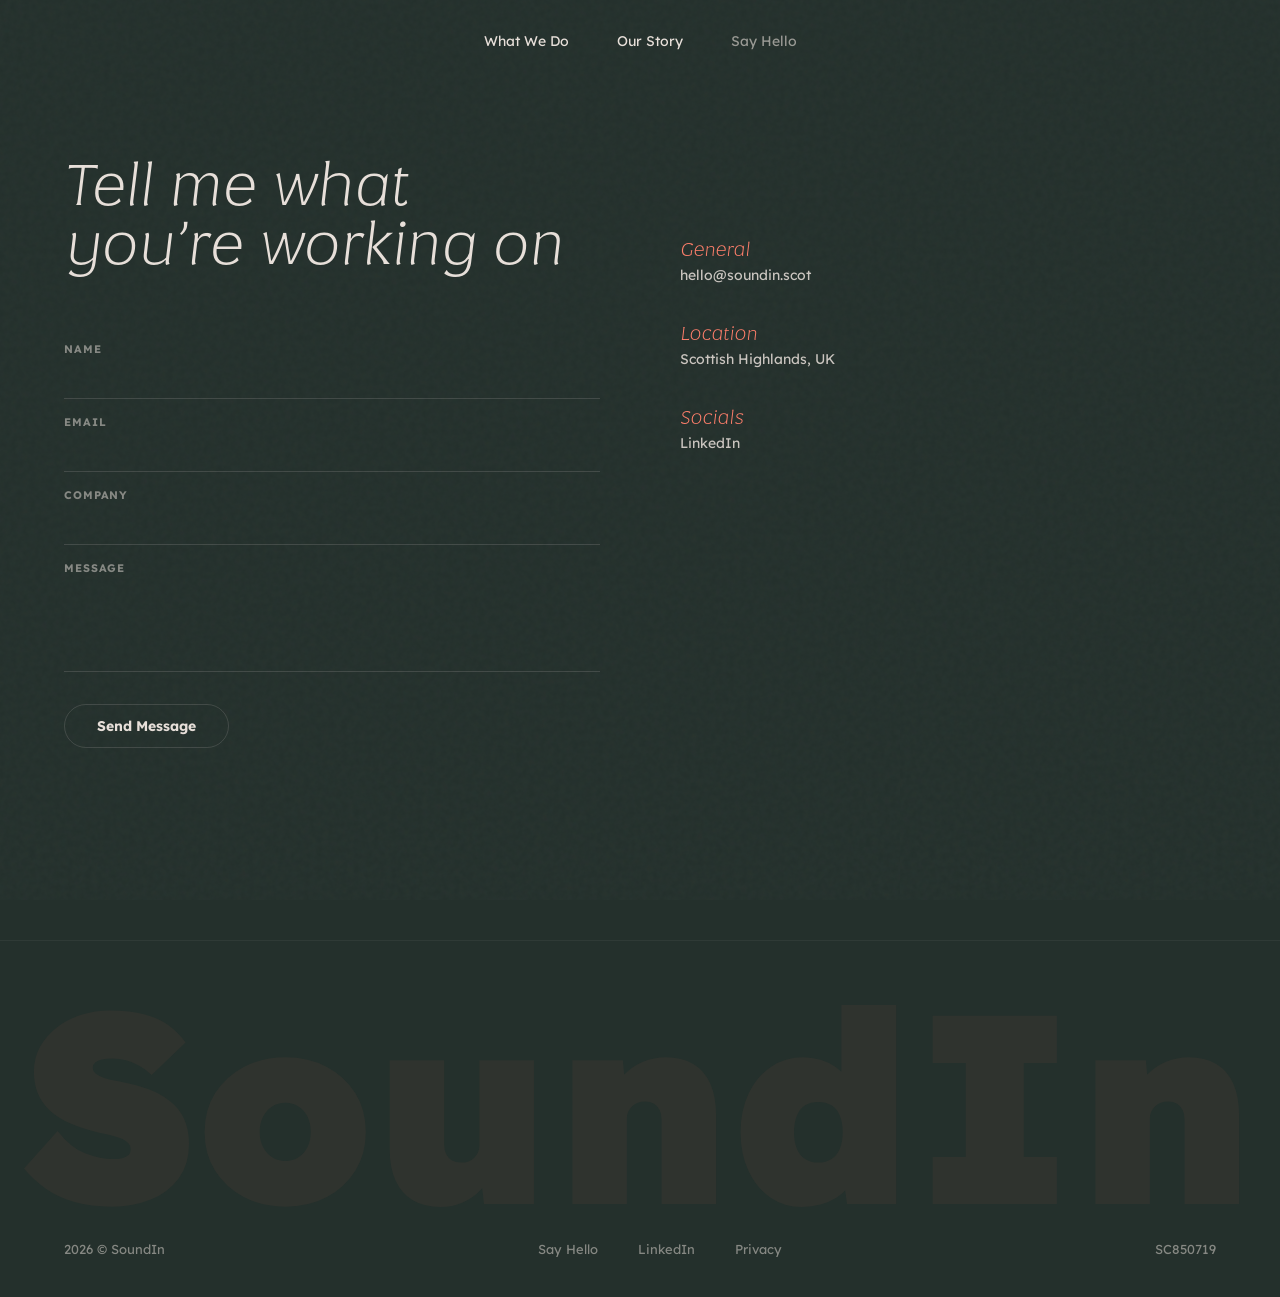
<file: contact.html>
<!DOCTYPE html>
<html lang="en" style="color-scheme: dark">
<head>
  <meta charset="UTF-8" />
  <meta name="viewport" content="width=device-width, initial-scale=1.0" />
  <meta name="theme-color" content="#24302c" />
  <title>Contact SoundIn &mdash; Scottish Digital Agency</title>
  <meta name="description" content="Get in touch with SoundIn. Based in the Scottish Highlands &mdash; web development, venue software, event production, lighting, and social media management." />

  <!-- Canonical -->
  <link rel="canonical" href="https://soundin.scot/contact" />

  <!-- Open Graph -->
  <meta property="og:type" content="website" />
  <meta property="og:url" content="https://soundin.scot/contact" />
  <meta property="og:site_name" content="SoundIn" />
  <meta property="og:title" content="Contact SoundIn &mdash; Scottish Digital Agency" />
  <meta property="og:description" content="Get in touch with SoundIn. Based in the Scottish Highlands &mdash; web development, venue software, event production, lighting, and social media management." />
  <meta property="og:image" content="https://soundin.scot/og-image.jpg" />
  <meta property="og:image:width" content="1200" />
  <meta property="og:image:height" content="630" />
  <meta property="og:locale" content="en_GB" />

  <!-- Twitter/X Card -->
  <meta name="twitter:card" content="summary_large_image" />
  <meta name="twitter:title" content="Contact SoundIn &mdash; Scottish Digital Agency" />
  <meta name="twitter:description" content="Get in touch with SoundIn. Based in the Scottish Highlands &mdash; web development, venue software, event production, lighting, and social media management." />
  <meta name="twitter:image" content="https://soundin.scot/og-image.jpg" />

  <!-- Geo -->
  <meta name="geo.region" content="GB-SCT" />
  <meta name="geo.placename" content="Scottish Highlands" />

  <!-- Fonts: non-blocking load -->
  <link rel="preconnect" href="https://fonts.googleapis.com" />
  <link rel="preconnect" href="https://fonts.gstatic.com" crossorigin />
  <link rel="preload" href="fonts/negara-serif-hairline-italic.woff2" as="font" type="font/woff2" crossorigin />
  <link rel="preload" as="style" href="https://fonts.googleapis.com/css2?family=Lexend+Deca:wght@400;700;900&display=swap" onload="this.onload=null;this.rel='stylesheet'" />
  <noscript><link rel="stylesheet" href="https://fonts.googleapis.com/css2?family=Lexend+Deca:wght@400;700;900&display=swap" /></noscript>

  <!-- Stylesheet -->
  <link rel="stylesheet" href="styles.css" />

  <!-- Structured Data -->
  <script type="application/ld+json">
  {
    "@context": "https://schema.org",
    "@type": "ContactPage",
    "@id": "https://soundin.scot/contact#webpage",
    "url": "https://soundin.scot/contact",
    "name": "Contact SoundIn",
    "isPartOf": { "@id": "https://soundin.scot/#organization" }
  }
  </script>
</head>
<body>

<a href="#contact-form" class="sr-only skip-link">Skip to contact form</a>

<!-- NAV -->
<nav class="nav">
  <a href="/" class="logo" aria-label="SoundIn &mdash; return to homepage"><span class="logo-s">Sound</span><span class="logo-i">In</span></a>
  <ul class="nav-links">
    <li class="nav-hide-mobile"><a href="/#practices">What We Do</a></li>
    <li class="nav-hide-mobile"><a href="/vision">Our Story</a></li>
    <li><a href="/contact" aria-current="page">Say Hello</a></li>
  </ul>
</nav>

<!-- CONTACT -->
<section class="contact page-top" style="min-height: 100vh; min-height: 100dvh;">
  <div>
    <h1>Tell me what you&rsquo;re working on</h1>
    <form id="contact-form">
      <div class="field-group">
        <label for="contact-name" class="field-label">Name</label>
        <input id="contact-name" name="name" class="contact-field" type="text" autocomplete="name" required />
      </div>
      <div class="field-group">
        <label for="contact-email" class="field-label">Email</label>
        <input id="contact-email" name="email" class="contact-field" type="email" autocomplete="email" spellcheck="false" required />
      </div>
      <div class="field-group">
        <label for="contact-company" class="field-label">Company</label>
        <input id="contact-company" name="company" class="contact-field" type="text" autocomplete="organization" />
      </div>
      <div class="field-group">
        <label for="contact-message" class="field-label">Message</label>
        <textarea id="contact-message" name="message" class="contact-field" rows="4" required></textarea>
      </div>
      <button class="contact-submit" type="submit">Send Message</button>
      <div id="form-status" role="status" aria-live="polite"></div>
    </form>
  </div>
  <div class="contact-right">
    <dl>
      <div class="contact-info-group">
        <dt class="contact-info-label">General</dt>
        <dd class="contact-info-val"><a href="mailto:hello@soundin.scot">hello@soundin.scot</a></dd>
      </div>
      <div class="contact-info-group">
        <dt class="contact-info-label">Location</dt>
        <dd class="contact-info-val">Scottish Highlands, UK</dd>
      </div>
      <div class="contact-info-group">
        <dt class="contact-info-label">Socials</dt>
        <dd class="contact-info-val"><a href="#">LinkedIn</a></dd>
      </div>
    </dl>
  </div>
</section>

<!-- FOOTER -->
<footer class="footer">
  <div class="footer-wordmark" aria-hidden="true">SoundIn</div>
  <div class="footer-bar">
    <span class="footer-bar-item">2026 &copy; SoundIn</span>
    <div class="footer-bar-links">
      <a href="/contact" class="footer-bar-item">Say Hello</a>
      <a href="#" class="footer-bar-item">LinkedIn</a>
      <a href="/privacy" class="footer-bar-item">Privacy</a>
    </div>
    <a href="https://find-and-update.company-information.service.gov.uk/company/SC850719" rel="noopener noreferrer" target="_blank" class="footer-bar-item">SC850719</a>
  </div>
</footer>

<script>
// Nav scroll state
const nav = document.querySelector('.nav');
let ticking = false;
window.addEventListener('scroll', () => {
  if (!ticking) {
    window.requestAnimationFrame(() => {
      nav.classList.toggle('scrolled', window.scrollY > 40);
      ticking = false;
    });
    ticking = true;
  }
}, { passive: true });

// Contact form handler
document.getElementById('contact-form').addEventListener('submit', async (e) => {
  e.preventDefault();
  const btn = e.target.querySelector('.contact-submit');
  const status = document.getElementById('form-status');
  btn.textContent = 'Sending\u2026';
  btn.disabled = true;

  try {
    // Replace with real endpoint when ready
    await new Promise(resolve => setTimeout(resolve, 1200));
    btn.textContent = 'Sent';
    status.textContent = "We\u2019ll be in touch.";
    btn.style.borderColor = 'rgba(231,223,217,0.3)';
  } catch {
    btn.textContent = 'Send Message';
    btn.disabled = false;
    status.textContent = 'Something went wrong \u2014 email us at hello@soundin.scot';
  }
});

// Auto-resize textarea
const ta = document.getElementById('contact-message');
ta.addEventListener('input', () => {
  ta.style.height = 'auto';
  ta.style.height = ta.scrollHeight + 'px';
});
</script>

</body>
</html>
</file>
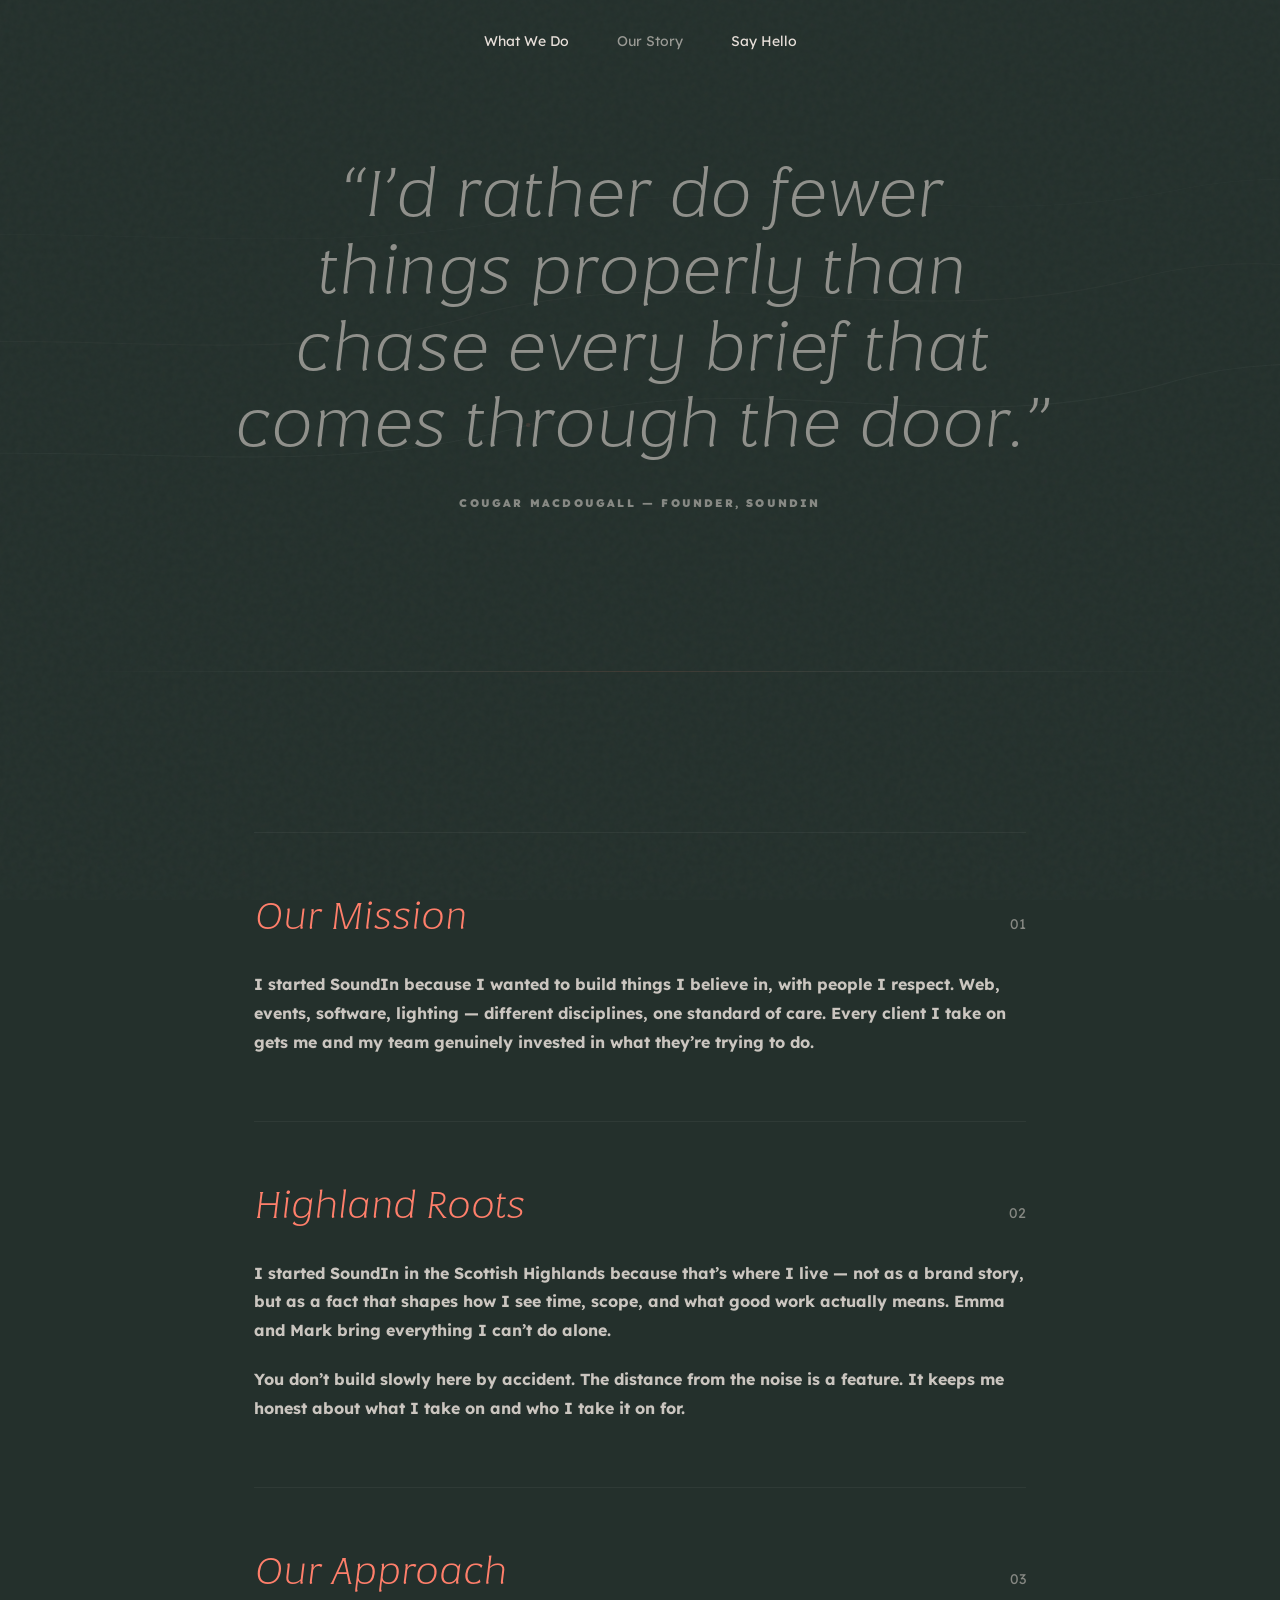
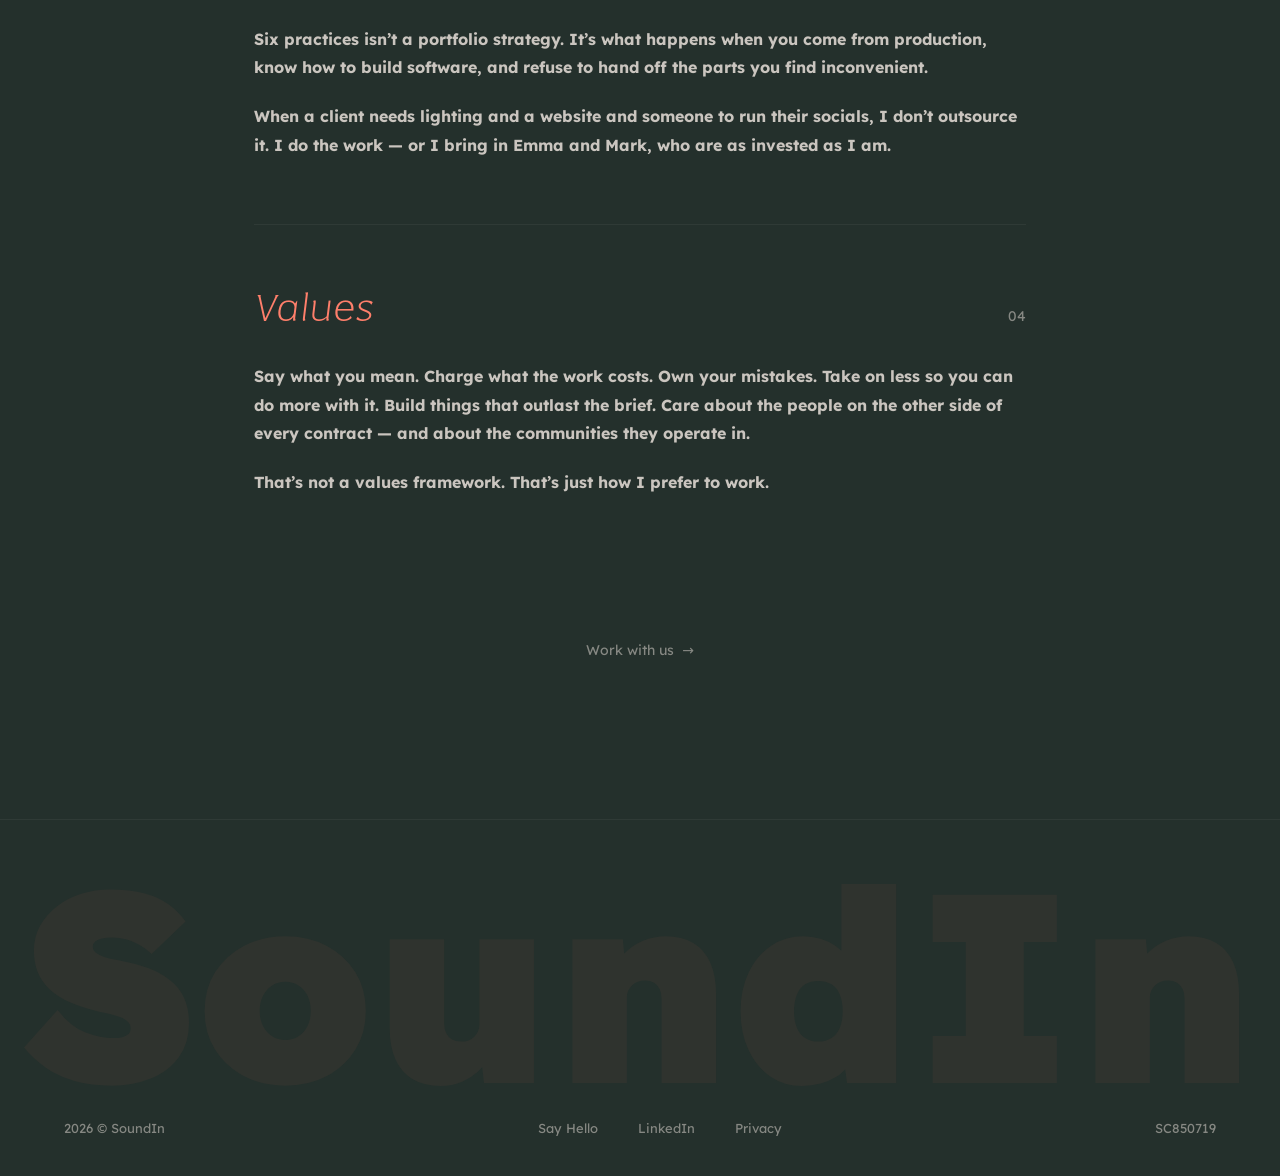
<file: vision.html>
<!DOCTYPE html>
<html lang="en" style="color-scheme: dark">
<head>
  <meta charset="UTF-8" />
  <meta name="viewport" content="width=device-width, initial-scale=1.0" />
  <meta name="theme-color" content="#24302c" />
  <title>Our Mission &amp; Values &mdash; SoundIn</title>
  <meta name="description" content="SoundIn exists to build things we believe in. Six practices, three founders, one standard of care &mdash; from the Scottish Highlands." />

  <!-- Canonical -->
  <link rel="canonical" href="https://soundin.scot/vision" />

  <!-- Open Graph -->
  <meta property="og:type" content="website" />
  <meta property="og:url" content="https://soundin.scot/vision" />
  <meta property="og:site_name" content="SoundIn" />
  <meta property="og:title" content="Our Mission &amp; Values &mdash; SoundIn" />
  <meta property="og:description" content="SoundIn exists to build things we believe in. Six practices, three founders, one standard of care &mdash; from the Scottish Highlands." />
  <meta property="og:image" content="https://soundin.scot/og-image.jpg" />
  <meta property="og:image:width" content="1200" />
  <meta property="og:image:height" content="630" />
  <meta property="og:locale" content="en_GB" />

  <!-- Twitter/X Card -->
  <meta name="twitter:card" content="summary_large_image" />
  <meta name="twitter:title" content="Our Mission &amp; Values &mdash; SoundIn" />
  <meta name="twitter:description" content="SoundIn exists to build things we believe in. Six practices, three founders, one standard of care &mdash; from the Scottish Highlands." />
  <meta name="twitter:image" content="https://soundin.scot/og-image.jpg" />

  <!-- Geo -->
  <meta name="geo.region" content="GB-SCT" />
  <meta name="geo.placename" content="Scottish Highlands" />

  <!-- Fonts: non-blocking load -->
  <link rel="preconnect" href="https://fonts.googleapis.com" />
  <link rel="preconnect" href="https://fonts.gstatic.com" crossorigin />
  <link rel="preload" href="fonts/negara-serif-hairline-italic.woff2" as="font" type="font/woff2" crossorigin />
  <link rel="preload" as="style" href="https://fonts.googleapis.com/css2?family=Lexend+Deca:wght@400;700;900&display=swap" onload="this.onload=null;this.rel='stylesheet'" />
  <noscript><link rel="stylesheet" href="https://fonts.googleapis.com/css2?family=Lexend+Deca:wght@400;700;900&display=swap" /></noscript>

  <!-- Stylesheet -->
  <link rel="stylesheet" href="styles.css" />

  <!-- Structured Data -->
  <script type="application/ld+json">
  {
    "@context": "https://schema.org",
    "@type": "AboutPage",
    "@id": "https://soundin.scot/vision#webpage",
    "url": "https://soundin.scot/vision",
    "name": "Our Mission & Values — SoundIn",
    "description": "SoundIn exists to build things we believe in. Six practices, three founders, one standard of care — from the Scottish Highlands.",
    "isPartOf": { "@id": "https://soundin.scot/#organization" }
  }
  </script>
</head>
<body>

<a href="#vision-content" class="sr-only skip-link">Skip to content</a>

<!-- NAV -->
<nav class="nav">
  <a href="/" class="logo" aria-label="SoundIn &mdash; return to homepage"><span class="logo-s">Sound</span><span class="logo-i">In</span></a>
  <ul class="nav-links">
    <li class="nav-hide-mobile"><a href="/#practices">What We Do</a></li>
    <li class="nav-hide-mobile"><a href="/vision" aria-current="page">Our Story</a></li>
    <li><a href="/contact">Say Hello</a></li>
  </ul>
</nav>

<!-- PULL QUOTE -->
<blockquote class="pull-quote page-top" style="overflow: hidden;">
  <svg class="hero-topo" aria-hidden="true" viewBox="0 0 1440 600" fill="none" xmlns="http://www.w3.org/2000/svg" preserveAspectRatio="xMidYMid slice">
    <path d="M-40 420 C200 380, 400 440, 620 380 C820 320, 1000 400, 1200 340 C1340 300, 1460 360, 1540 330" stroke="rgba(231,223,217,0.04)" stroke-width="1" fill="none"/>
    <path d="M-40 320 C180 280, 380 340, 580 280 C780 230, 960 300, 1160 250 C1300 210, 1420 270, 1540 240" stroke="rgba(231,223,217,0.03)" stroke-width="1" fill="none"/>
    <path d="M-40 220 C200 190, 420 240, 640 190 C820 150, 1000 210, 1200 170 C1340 140, 1460 190, 1540 170" stroke="rgba(231,223,217,0.025)" stroke-width="0.8" fill="none"/>
    <circle cx="620" cy="380" r="2" fill="rgba(255,127,107,0.1)"/>
  </svg>
  <p class="pull-quote-text">&ldquo;I&rsquo;d rather do fewer things properly than chase every brief that comes through the door.&rdquo;</p>
  <cite class="pull-quote-attr">Cougar MacDougall &mdash; Founder, SoundIn</cite>
</blockquote>

<hr class="section-divider" aria-hidden="true" />

<!-- VISION -->
<section class="vision" id="vision-content" tabindex="-1">
  <h1 class="sr-only">Our Mission, Values &amp; Approach</h1>

  <div class="vision-section reveal">
    <div class="vision-header">
      <h2 class="vision-heading">Our Mission</h2>
      <span class="vision-num">01</span>
    </div>
    <div class="vision-body">
      <p>I started SoundIn because I wanted to build things I believe in, with people I respect. Web, events, software, lighting &mdash; different disciplines, one standard of care. Every client I take on gets me and my team genuinely invested in what they&rsquo;re trying to do.</p>
    </div>
  </div>

  <div class="vision-section reveal">
    <div class="vision-header">
      <h2 class="vision-heading">Highland Roots</h2>
      <span class="vision-num">02</span>
    </div>
    <div class="vision-body">
      <p>I started SoundIn in the Scottish Highlands because that&rsquo;s where I live &mdash; not as a brand story, but as a fact that shapes how I see time, scope, and what good work actually means. Emma and Mark bring everything I can&rsquo;t do alone.</p>
      <p>You don&rsquo;t build slowly here by accident. The distance from the noise is a feature. It keeps me honest about what I take on and who I take it on for.</p>
    </div>
  </div>

  <div class="vision-section reveal">
    <div class="vision-header">
      <h2 class="vision-heading">Our Approach</h2>
      <span class="vision-num">03</span>
    </div>
    <div class="vision-body">
      <p>Six practices isn&rsquo;t a portfolio strategy. It&rsquo;s what happens when you come from production, know how to build software, and refuse to hand off the parts you find inconvenient.</p>
      <p>When a client needs lighting and a website and someone to run their socials, I don&rsquo;t outsource it. I do the work &mdash; or I bring in Emma and Mark, who are as invested as I am.</p>
    </div>
  </div>

  <div class="vision-section reveal">
    <div class="vision-header">
      <h2 class="vision-heading">Values</h2>
      <span class="vision-num">04</span>
    </div>
    <div class="vision-body">
      <p>Say what you mean. Charge what the work costs. Own your mistakes. Take on less so you can do more with it. Build things that outlast the brief. Care about the people on the other side of every contract &mdash; and about the communities they operate in.</p>
      <p>That&rsquo;s not a values framework. That&rsquo;s just how I prefer to work.</p>
    </div>
  </div>

  <div class="vision-section reveal" style="border-top: none; text-align: center; padding: 80px 0 0;">
    <a href="/contact" class="practices-cta" style="justify-content: center;">Work with us <span aria-hidden="true">&rarr;</span></a>
  </div>
</section>

<!-- FOOTER -->
<footer class="footer">
  <div class="footer-wordmark" aria-hidden="true">SoundIn</div>
  <div class="footer-bar">
    <span class="footer-bar-item">2026 &copy; SoundIn</span>
    <div class="footer-bar-links">
      <a href="/contact" class="footer-bar-item">Say Hello</a>
      <a href="#" class="footer-bar-item">LinkedIn</a>
      <a href="/privacy" class="footer-bar-item">Privacy</a>
    </div>
    <a href="https://find-and-update.company-information.service.gov.uk/company/SC850719" rel="noopener noreferrer" target="_blank" class="footer-bar-item">SC850719</a>
  </div>
</footer>

<script>
// Scroll reveal
const reveals = document.querySelectorAll('.reveal');
const revealObserver = new IntersectionObserver((entries) => {
  entries.forEach(entry => {
    if (entry.isIntersecting) {
      entry.target.classList.add('visible');
      revealObserver.unobserve(entry.target);
    }
  });
}, { threshold: 0.1, rootMargin: '0px 0px -40px 0px' });
reveals.forEach(el => revealObserver.observe(el));

// Nav scroll state
const nav = document.querySelector('.nav');
let ticking = false;
window.addEventListener('scroll', () => {
  if (!ticking) {
    window.requestAnimationFrame(() => {
      nav.classList.toggle('scrolled', window.scrollY > 40);
      ticking = false;
    });
    ticking = true;
  }
}, { passive: true });
</script>

</body>
</html>
</file>
<file: styles.css>
@font-face {
  font-family: 'Negara Serif';
  src: url('fonts/negara-serif-hairline-italic.woff2') format('woff2'),
       url('fonts/NegaraSerif-HairlineItalic.otf') format('opentype');
  font-weight: 100;
  font-style: italic;
  font-display: swap;
}

:root {
  --black: #000000;
  --scarab: #24302c;
  --salmon: #ff7f6b;
  --thistle: #904b90;
  --snow: #e7dfd9;
  --cream: rgba(231,223,217,0.85);
  --muted: rgba(231,223,217,0.5);
  --faint: rgba(231,223,217,0.15);
  --ghost: rgba(231,223,217,0.06);
  --negara: 'Negara Serif', Georgia, serif;
  --lexend: 'Lexend Deca', system-ui, -apple-system, BlinkMacSystemFont, 'Segoe UI', sans-serif;
}

*, *::before, *::after { box-sizing: border-box; margin: 0; padding: 0; }

body {
  background: var(--scarab);
  color: var(--snow);
  font-family: var(--lexend);
  overflow-x: hidden;
  -webkit-font-smoothing: antialiased;
  -webkit-tap-highlight-color: transparent;
}

a, button, input, textarea, select { touch-action: manipulation; }

[id] { scroll-margin-top: 96px; }

body::after {
  content: '';
  position: fixed;
  inset: 0;
  z-index: 0;
  background-image: url("data:image/svg+xml,%3Csvg viewBox='0 0 200 200' xmlns='http://www.w3.org/2000/svg'%3E%3Cfilter id='n'%3E%3CfeTurbulence type='fractalNoise' baseFrequency='0.72' numOctaves='4' stitchTiles='stitch'/%3E%3C/filter%3E%3Crect width='100%25' height='100%25' filter='url(%23n)'/%3E%3C/svg%3E");
  opacity: 0.03;
  pointer-events: none;
}

a { color: inherit; text-decoration: none; }

.sr-only {
  position: absolute;
  width: 1px;
  height: 1px;
  padding: 0;
  margin: -1px;
  overflow: hidden;
  clip: rect(0, 0, 0, 0);
  white-space: nowrap;
  border-width: 0;
}

.skip-link:focus {
  position: fixed;
  top: 16px;
  left: 16px;
  z-index: 200;
  width: auto;
  height: auto;
  padding: 12px 24px;
  margin: 0;
  overflow: visible;
  clip: auto;
  white-space: normal;
  background: var(--scarab);
  color: var(--salmon);
  border: 2px solid var(--salmon);
  border-radius: 8px;
  font-family: var(--lexend);
  font-size: 14px;
  font-weight: 700;
}

/* ============================================================
   NAV
============================================================ */
.nav {
  position: fixed;
  top: 0; left: 0; right: 0;
  z-index: 100;
  display: flex;
  align-items: center;
  justify-content: center;
  padding: 0 24px;
  height: 80px;
  border-bottom: 1px solid transparent;
  transition: background 0.5s ease, border-color 0.5s ease;
}

.nav .logo { display: none; }

.nav.scrolled {
  background: rgba(36, 48, 44, 0.4);
  backdrop-filter: blur(16px);
  -webkit-backdrop-filter: blur(16px);
  border-bottom-color: rgba(231, 223, 217, 0.04);
}

.logo {
  font-size: 28px;
  letter-spacing: 0.02em;
}

.logo-s {
  font-family: var(--lexend);
  font-weight: 900;
}

.logo-i {
  font-family: var(--negara);
  font-weight: 100;
  font-style: italic;
  color: var(--salmon);
}

.nav-links {
  display: flex;
  gap: 48px;
  list-style: none;
}

.nav-links a {
  font-family: var(--lexend);
  font-size: 14px;
  font-weight: 400;
  color: var(--snow);
  transition: opacity 0.3s ease;
}

.nav-links a[aria-current="page"] { opacity: 0.6; }
.nav-links a:hover { opacity: 0.6; }
.nav-links a:focus-visible {
  opacity: 0.6;
  outline: 2px solid var(--salmon);
  outline-offset: 4px;
  border-radius: 2px;
}

/* ============================================================
   HERO
============================================================ */
.hero {
  position: relative;
  z-index: 1;
  min-height: 100vh;
  min-height: 100dvh;
  display: flex;
  flex-direction: column;
  align-items: center;
  justify-content: center;
  text-align: center;
  padding: 80px 48px;
  overflow: hidden;
}

/* Topographic contour lines */
.hero-topo {
  position: absolute;
  inset: 0;
  width: 100%;
  height: 100%;
  pointer-events: none;
  opacity: 0;
  animation: topo-enter 2.5s cubic-bezier(0.16, 1, 0.3, 1) 0.6s both;
}

@keyframes topo-enter {
  from { opacity: 0; }
  to { opacity: 1; }
}

.hero-wordmark {
  position: relative;
  font-family: var(--lexend);
  font-size: clamp(48px, 8vw, 96px);
  font-weight: 900;
  letter-spacing: -0.02em;
  line-height: 1;
  margin-bottom: 56px;
  opacity: 0;
  animation: enter 1.1s cubic-bezier(0.16, 1, 0.3, 1) 0.1s both;
}

.hero-headline {
  position: relative;
  font-family: var(--negara);
  font-weight: 100;
  font-style: italic;
  font-size: clamp(36px, 4.5vw, 60px);
  line-height: 1.2;
  color: var(--snow);
  max-width: 740px;
  margin-bottom: 32px;
  text-wrap: balance;
  opacity: 0;
  animation: enter 1s cubic-bezier(0.16, 1, 0.3, 1) 0.3s both;
}

.hero-headline .accent { color: var(--salmon); }

.hero-link {
  position: relative;
  font-family: var(--lexend);
  font-size: 14px;
  font-weight: 400;
  color: var(--muted);
  display: inline-flex;
  align-items: center;
  gap: 8px;
  transition: color 0.3s ease;
  opacity: 0;
  animation: enter 0.8s cubic-bezier(0.16, 1, 0.3, 1) 0.5s both;
}

.hero-link:hover { color: var(--snow); }
.hero-link:focus-visible {
  color: var(--snow);
  outline: 2px solid var(--salmon);
  outline-offset: 4px;
  border-radius: 2px;
}

/* ============================================================
   PRACTICES
============================================================ */
.practices {
  position: relative;
  z-index: 1;
  padding: 160px 64px 100px;
  overflow: hidden;
}

.practices-topo {
  position: absolute;
  inset: 0;
  width: 100%;
  height: 100%;
  pointer-events: none;
}

.practices-header {
  display: flex;
  align-items: baseline;
  justify-content: space-between;
  margin-bottom: 80px;
}

.practices-title {
  font-family: var(--negara);
  font-weight: 100;
  font-style: italic;
  font-size: clamp(36px, 5vw, 56px);
  color: var(--snow);
  text-wrap: balance;
}

.practices-title sup {
  font-family: var(--lexend);
  font-size: 16px;
  font-weight: 400;
  color: var(--muted);
  vertical-align: super;
  margin-left: 4px;
}

.practices-cta {
  font-family: var(--lexend);
  font-size: 14px;
  font-weight: 400;
  color: var(--muted);
  display: flex;
  align-items: center;
  gap: 8px;
  transition: color 0.3s ease;
}

.practices-cta:hover { color: var(--snow); }
.practices-cta:focus-visible {
  color: var(--snow);
  outline: 2px solid var(--salmon);
  outline-offset: 4px;
  border-radius: 2px;
}

.cards-row {
  display: grid;
  grid-template-columns: repeat(3, 1fr);
  gap: 24px;
  margin-bottom: 24px;
}

.cards-row:last-child { margin-bottom: 0; }
.cards-row + .cards-row { margin-top: 0; }

.card { display: flex; flex-direction: column; }

.card-visual {
  aspect-ratio: 1 / 1.1;
  border: 1px solid rgba(231, 223, 217, 0.08);
  border-radius: 12px;
  display: flex;
  align-items: center;
  justify-content: center;
  margin-bottom: 20px;
  position: relative;
  overflow: hidden;
  background: rgba(0, 0, 0, 0.15);
  backdrop-filter: blur(12px);
  -webkit-backdrop-filter: blur(12px);
  transition: border-color 0.45s ease, background 0.45s ease, box-shadow 0.45s ease;
}

.card:hover .card-visual,
.card:focus-within .card-visual {
  border-color: rgba(255, 127, 107, 0.2);
  background: rgba(0, 0, 0, 0.22);
  box-shadow: 0 8px 32px rgba(0, 0, 0, 0.2), inset 0 1px 0 rgba(231, 223, 217, 0.05);
}

.card-visual-label {
  font-family: var(--lexend);
  font-weight: 900;
  font-size: clamp(28px, 3vw, 40px);
  color: var(--snow);
  opacity: 0.88;
  transition: opacity 0.45s ease;
}

.card:hover .card-visual-label,
.card:focus-within .card-visual-label {
  opacity: 1;
}

.card-visual.redacted { position: relative; }
.card-visual.redacted::after {
  content: '';
  position: absolute;
  inset: 20%;
  background: rgba(231,223,217,0.08);
  filter: blur(24px);
  border-radius: 50%;
}

.card-meta {
  display: flex;
  align-items: center;
  gap: 12px;
  margin-bottom: 12px;
}

.card-name {
  font-family: var(--lexend);
  font-size: 18px;
  font-weight: 700;
  color: var(--snow);
}

.card-pill {
  font-family: var(--lexend);
  font-size: 10px;
  font-weight: 700;
  letter-spacing: 0.06em;
  padding: 3px 10px;
  border: 1px solid var(--faint);
  border-radius: 2px;
  color: var(--muted);
}

.card-desc {
  font-family: var(--lexend);
  font-size: 14px;
  font-weight: 400;
  line-height: 1.7;
  color: var(--muted);
  margin-bottom: 16px;
  max-width: 400px;
}

.card-links { display: flex; gap: 20px; }

.card-links a {
  font-family: var(--lexend);
  font-size: 13px;
  font-weight: 400;
  color: var(--muted);
  padding: 12px 0;
  min-height: 44px;
  display: inline-flex;
  align-items: center;
  transition: color 0.3s ease;
}

.card-links a:hover { color: var(--snow); }
.card-links a:focus-visible {
  color: var(--snow);
  outline: 2px solid var(--salmon);
  outline-offset: 4px;
  border-radius: 2px;
}

/* Page-level spacing for subpages (nav clearance) */
.page-top { padding-top: 200px; }

/* ============================================================
   PULL QUOTE
============================================================ */
.pull-quote {
  position: relative;
  z-index: 1;
  padding: 160px 64px;
  text-align: center;
}

.pull-quote-text {
  font-family: var(--negara);
  font-weight: 100;
  font-style: italic;
  font-size: clamp(32px, 5vw, 64px);
  line-height: 1.2;
  color: rgba(231,223,217,0.55);
  max-width: 900px;
  margin: 0 auto 24px;
  text-wrap: balance;
}

.pull-quote-attr {
  font-family: var(--lexend);
  font-size: 11px;
  font-weight: 900;
  letter-spacing: 0.2em;
  text-transform: uppercase;
  color: var(--muted);
  font-style: normal;
}

/* ============================================================
   VISION
============================================================ */
.vision {
  position: relative;
  z-index: 1;
  padding: 160px 64px;
  max-width: 900px;
  margin: 0 auto;
}

.vision-section {
  padding: 64px 0;
  border-top: 1px solid var(--ghost);
}

.vision-header {
  display: flex;
  align-items: baseline;
  justify-content: space-between;
  margin-bottom: 28px;
}

.vision-heading {
  font-family: var(--negara);
  font-weight: 100;
  font-style: italic;
  font-size: clamp(24px, 3vw, 36px);
  color: var(--salmon);
}

.vision-num {
  font-family: var(--lexend);
  font-size: 14px;
  font-weight: 400;
  color: var(--muted);
}

.vision-body {
  font-family: var(--lexend);
  font-size: 16px;
  font-weight: 700;
  line-height: 1.8;
  color: var(--cream);
}

.vision-body p { margin-bottom: 20px; }
.vision-body p:last-child { margin-bottom: 0; }

/* ============================================================
   CONTACT
============================================================ */
.contact {
  position: relative;
  z-index: 1;
  padding: 160px 64px;
  display: grid;
  grid-template-columns: 1fr 1fr;
  gap: 80px;
}

.contact h1,
.contact h2 {
  font-family: var(--negara);
  font-weight: 100;
  font-style: italic;
  font-size: clamp(36px, 5vw, 56px);
  line-height: 1.05;
  color: var(--snow);
  margin-bottom: 48px;
  text-wrap: balance;
}

.field-group { margin-bottom: 0; }

.field-label {
  display: block;
  font-family: var(--lexend);
  font-size: 11px;
  font-weight: 700;
  letter-spacing: 0.08em;
  text-transform: uppercase;
  color: var(--muted);
  padding-top: 16px;
  margin-bottom: 0;
}

.contact-field {
  display: block;
  width: 100%;
  background: none;
  border: none;
  border-bottom: 1px solid var(--faint);
  padding: 8px 0 16px;
  font-family: var(--lexend);
  font-size: 14px;
  font-weight: 400;
  color: var(--snow);
  transition: border-color 0.3s ease;
}

textarea.contact-field { resize: none; }
.contact-field::placeholder { color: rgba(231,223,217,0.3); }
.contact-field:focus-visible {
  border-color: var(--salmon);
  outline: 2px solid rgba(255, 127, 107, 0.4);
  outline-offset: 4px;
}

.contact-submit {
  margin-top: 32px;
  font-family: var(--lexend);
  font-size: 14px;
  font-weight: 700;
  color: var(--snow);
  background: none;
  border: 1px solid var(--faint);
  border-radius: 24px;
  padding: 12px 32px;
  cursor: pointer;
  transition: border-color 0.3s ease, background 0.3s ease;
}

.contact-submit:hover { border-color: var(--salmon); background: rgba(255,127,107,0.08); }
.contact-submit:focus-visible {
  border-color: var(--salmon);
  background: rgba(255,127,107,0.08);
  outline: 2px solid var(--salmon);
  outline-offset: 4px;
}

.contact-submit:disabled {
  opacity: 0.6;
  cursor: default;
}

.contact-right { padding-top: 80px; }

.contact-info-group { margin-bottom: 40px; }

.contact-info-label {
  font-family: var(--negara);
  font-weight: 100;
  font-style: italic;
  font-size: 18px;
  color: var(--salmon);
  margin-bottom: 4px;
}

.contact-info-val {
  font-family: var(--lexend);
  font-size: 14px;
  font-weight: 400;
  color: var(--cream);
}

.contact-info-val a { transition: opacity 0.3s ease; }
.contact-info-val a:hover { opacity: 0.6; }
.contact-info-val a:focus-visible {
  outline: 2px solid var(--salmon);
  outline-offset: 4px;
  border-radius: 2px;
}

#form-status {
  font-family: var(--lexend);
  font-size: 13px;
  color: var(--muted);
  margin-top: 12px;
  min-height: 20px;
}

/* ============================================================
   SECTION DIVIDER
============================================================ */
.section-divider {
  position: relative;
  z-index: 1;
  height: 1px;
  border: none;
  margin: 0 64px;
  background: linear-gradient(to right, transparent 0%, rgba(231, 223, 217, 0.08) 30%, rgba(255, 127, 107, 0.12) 50%, rgba(231, 223, 217, 0.08) 70%, transparent 100%);
}

/* ============================================================
   FOOTER
============================================================ */
.footer {
  position: relative;
  z-index: 1;
  border-top: 1px solid var(--ghost);
  overflow: hidden;
}

.footer-wordmark {
  font-family: var(--lexend);
  font-weight: 900;
  font-size: clamp(96px, 21vw, 320px);
  text-align: center;
  line-height: 0.85;
  padding: 48px 0 0;
  user-select: none;
  pointer-events: none;
  color: rgba(255, 127, 107, 0.05);
}

.footer-bar {
  display: flex;
  align-items: center;
  justify-content: space-between;
  padding: 24px 64px 40px;
}

.footer-bar-item {
  font-family: var(--lexend);
  font-size: 13px;
  font-weight: 400;
  color: var(--muted);
}

.footer-bar a { transition: color 0.3s ease; }
.footer-bar a:hover { color: var(--snow); }
.footer-bar a:focus-visible {
  color: var(--snow);
  outline: 2px solid var(--salmon);
  outline-offset: 4px;
  border-radius: 2px;
}

.footer-bar-links { display: flex; gap: 40px; }

/* ============================================================
   ANIMATION
============================================================ */
@keyframes enter {
  from { opacity: 0; transform: translateY(24px); }
  to { opacity: 1; transform: translateY(0); }
}

.reveal {
  opacity: 0;
  transform: translateY(20px);
  transition: opacity 0.7s cubic-bezier(0.16, 1, 0.3, 1),
              transform 0.7s cubic-bezier(0.16, 1, 0.3, 1);
}

.reveal.visible {
  opacity: 1;
  transform: translateY(0);
}

/* ============================================================
   RESPONSIVE
============================================================ */
@media (max-width: 900px) {
  .nav { padding: 0 24px; }
  .nav-links { gap: 28px; }
  .hero { padding: 80px 24px; }
  .practices { padding: 120px 24px 80px; }
  .cards-row { grid-template-columns: repeat(2, 1fr); }
  .section-divider { margin: 0 24px; }
  .vision { padding: 100px 24px; }
  .pull-quote { padding: 120px 24px; }
  .page-top { padding-top: 140px; }
  .contact { grid-template-columns: 1fr; padding: 100px 24px; gap: 48px; }
  .contact-right { padding-top: 0; }
  .footer-bar { padding: 24px 24px 32px; flex-wrap: wrap; gap: 16px; }
}

@media (max-width: 600px) {
  .nav-hide-mobile { display: none; }
  .cards-row { grid-template-columns: 1fr; }
  .practices-header { flex-direction: column; gap: 12px; }
  .footer-bar-links { gap: 20px; }
}

@media (prefers-reduced-motion: reduce) {
  *, *::before, *::after {
    animation-duration: 0.01ms !important;
    transition-duration: 0.01ms !important;
  }
  html { scroll-behavior: auto; }
  .reveal { opacity: 1; transform: none; }
}

@media (prefers-reduced-motion: no-preference) {
  html { scroll-behavior: smooth; }
}
</file>
